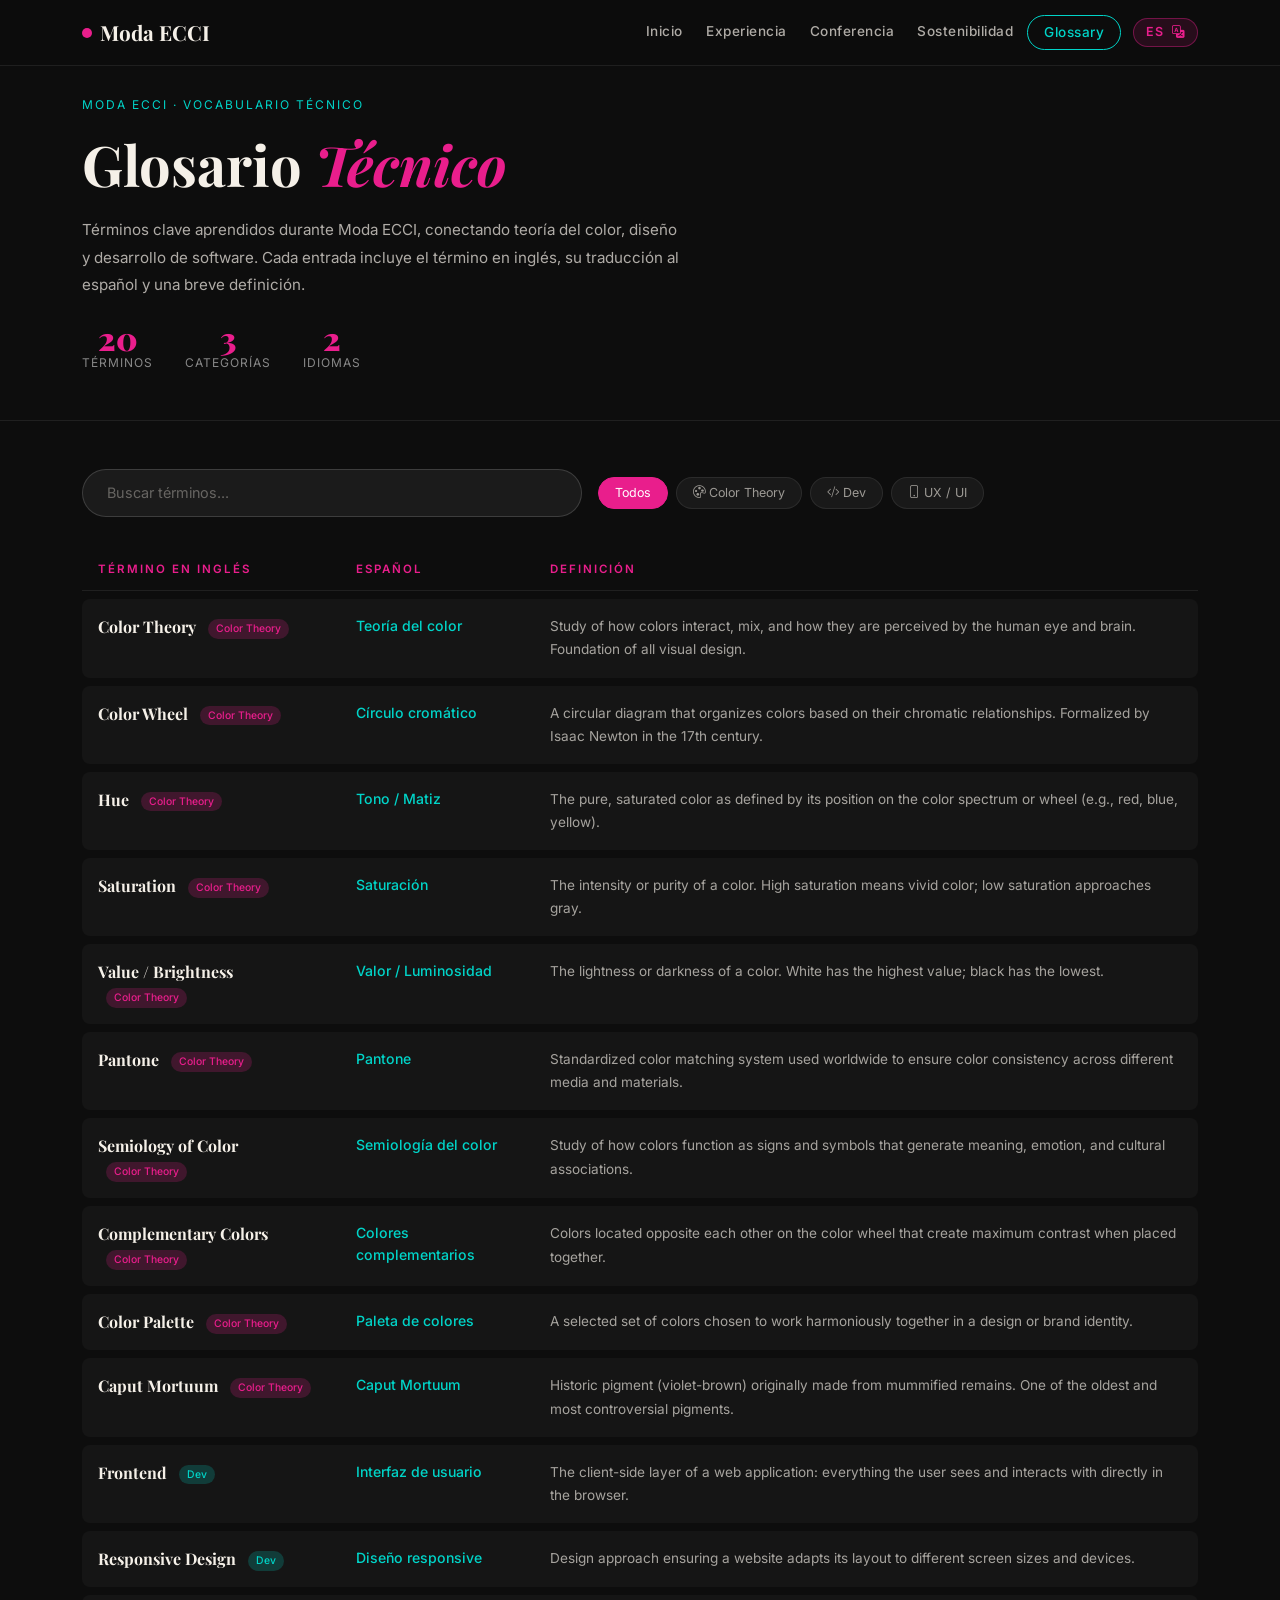
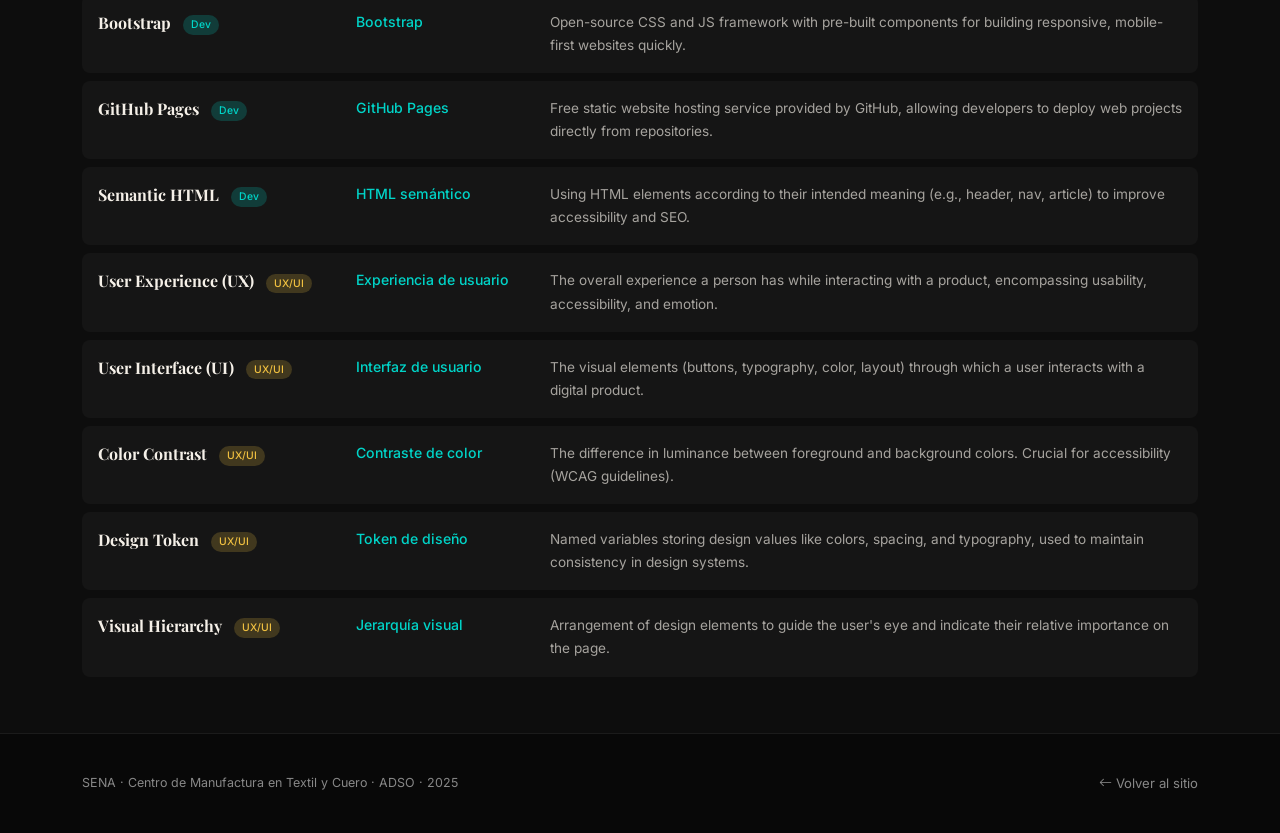
<file: pages/glossary.html>
<!DOCTYPE html>
<html lang="en">
<head>
  <meta charset="UTF-8" />
  <meta name="viewport" content="width=device-width, initial-scale=1.0" />
  <title>Technical Glossary – Moda ECCI</title>
  <link href="https://cdn.jsdelivr.net/npm/bootstrap@5.3.3/dist/css/bootstrap.min.css" rel="stylesheet" />
  <link href="https://fonts.googleapis.com/css2?family=Playfair+Display:ital,wght@0,400;0,700;0,900;1,400&family=Inter:wght@300;400;500;600&display=swap" rel="stylesheet" />
  <link rel="stylesheet" href="https://cdn.jsdelivr.net/npm/bootstrap-icons@1.11.3/font/bootstrap-icons.min.css" />
  <link rel="stylesheet" href="../css/styles.css" />
  <style>
    .glossary-hero {
      background: var(--bg-dark);
      padding: 6rem 0 3rem;
      border-bottom: 1px solid var(--border-dim);
    }
    .search-bar {
      background: rgba(255,255,255,0.06);
      border: 1px solid rgba(255,255,255,0.15);
      border-radius: 30px;
      color: var(--text-light);
      padding: 0.75rem 1.5rem;
      width: 100%;
      max-width: 500px;
      font-size: 0.9rem;
      transition: border-color 0.2s;
    }
    .search-bar:focus {
      outline: none;
      border-color: var(--accent-cyan);
      background: rgba(0,212,200,0.05);
    }
    .search-bar::placeholder { color: rgba(245,240,232,0.35); }
    .glossary-table {
      width: 100%;
      border-collapse: separate;
      border-spacing: 0 0.5rem;
    }
    .glossary-table thead th {
      font-size: 0.72rem;
      letter-spacing: 2px;
      text-transform: uppercase;
      color: var(--accent-magenta);
      padding: 0.75rem 1rem;
      font-weight: 600;
      border-bottom: 1px solid var(--border-dim);
    }
    .glossary-row {
      background: rgba(255,255,255,0.03);
      border-radius: 8px;
      transition: var(--transition);
    }
    .glossary-row:hover {
      background: rgba(233,30,140,0.07);
      transform: translateX(4px);
    }
    .glossary-row td {
      padding: 1rem 1rem;
      vertical-align: top;
      border: none;
    }
    .glossary-row td:first-child {
      border-radius: 8px 0 0 8px;
    }
    .glossary-row td:last-child {
      border-radius: 0 8px 8px 0;
    }
    .term-en {
      font-family: 'Playfair Display', serif;
      font-weight: 700;
      font-size: 1rem;
      color: var(--text-light);
    }
    .term-badge {
      display: inline-block;
      font-size: 0.65rem;
      padding: 2px 8px;
      border-radius: 10px;
      margin-left: 8px;
      vertical-align: middle;
      font-family: 'Inter', sans-serif;
      font-weight: 500;
    }
    .badge-color { background: rgba(233,30,140,0.2); color: var(--accent-magenta); }
    .badge-dev   { background: rgba(0,212,200,0.2);  color: var(--accent-cyan); }
    .badge-ux    { background: rgba(240,192,64,0.2);  color: var(--accent-gold); }
    .term-es {
      font-size: 0.88rem;
      color: var(--accent-cyan);
      font-weight: 500;
    }
    .term-def {
      font-size: 0.85rem;
      color: rgba(245,240,232,0.65);
      line-height: 1.7;
    }
    .filter-btns { display: flex; gap: 0.5rem; flex-wrap: wrap; }
    .filter-btn {
      background: rgba(255,255,255,0.05);
      border: 1px solid var(--border-dim);
      color: rgba(245,240,232,0.6);
      padding: 0.35rem 1rem;
      border-radius: 20px;
      font-size: 0.78rem;
      cursor: pointer;
      transition: var(--transition);
    }
    .filter-btn.active, .filter-btn:hover {
      background: var(--accent-magenta);
      border-color: var(--accent-magenta);
      color: white;
    }
    .stats-strip {
      display: flex; gap: 2rem;
      margin-top: 1.5rem;
      flex-wrap: wrap;
    }
    .stat-item { text-align: center; }
    .stat-num {
      font-family: 'Playfair Display', serif;
      font-size: 2rem;
      font-weight: 900;
      color: var(--accent-magenta);
      line-height: 1;
    }
    .stat-label {
      font-size: 0.75rem;
      color: var(--text-muted);
      letter-spacing: 1px;
      text-transform: uppercase;
    }
    .no-results {
      text-align: center;
      padding: 3rem;
      color: var(--text-muted);
      font-style: italic;
      display: none;
    }
    @media (max-width: 768px) {
      .glossary-table thead { display: none; }
      .glossary-row { display: block; margin-bottom: 1rem; padding: 1rem; border-radius: 8px; }
      .glossary-row td { display: block; padding: 0.25rem 0; border-radius: 0 !important; }
    }
  </style>
</head>
<body>

  <nav class="navbar navbar-expand-lg navbar-dark fixed-top" id="mainNav">
    <div class="container">
      <a class="navbar-brand fw-bold" href="../index.html">
        <span class="brand-dot"></span> Moda ECCI
      </a>
      <button class="navbar-toggler" type="button" data-bs-toggle="collapse" data-bs-target="#navbarNav">
        <span class="navbar-toggler-icon"></span>
      </button>
      <div class="collapse navbar-collapse" id="navbarNav">
        <ul class="navbar-nav ms-auto gap-1">
          <li class="nav-item"><a class="nav-link" href="../index.html#inicio">Inicio</a></li>
          <li class="nav-item"><a class="nav-link" href="../index.html#experiencia">Experiencia</a></li>
          <li class="nav-item"><a class="nav-link" href="../index.html#conferencia">Conferencia</a></li>
          <li class="nav-item"><a class="nav-link" href="../index.html#sostenibilidad">Sostenibilidad</a></li>
          <li class="nav-item">
            <a class="nav-link btn-glosario px-3 active" href="glossary.html">Glossary</a>
          </li>
          <li class="nav-item d-flex align-items-center ms-2">
            <div class="lang-switch" id="langSwitch" onclick="toggleGlossaryLang()" title="Switch language">
              <span id="langLabel">EN</span>
              <i class="bi bi-translate ms-1"></i>
            </div>
          </li>
        </ul>
      </div>
    </div>
  </nav>


  <section class="glossary-hero">
    <div class="container">
      <p class="eyebrow-label">Moda ECCI · Technical Vocabulary</p>
      <h1 class="section-title" style="font-size:clamp(2rem,5vw,3.5rem)">
        Technical <em>Glossary</em>
      </h1>
      <p class="section-text" style="max-width:600px" id="glossaryIntro">
        Key terms learned during Moda ECCI, connecting color theory, design, and software development.
        Each entry includes the English term, its Spanish translation, and a brief definition.
      </p>
      <div class="stats-strip">
        <div class="stat-item"><div class="stat-num" id="totalTerms">20</div><div class="stat-label">Terms</div></div>
        <div class="stat-item"><div class="stat-num">3</div><div class="stat-label">Categories</div></div>
        <div class="stat-item"><div class="stat-num">2</div><div class="stat-label">Languages</div></div>
      </div>
    </div>
  </section>

  <section class="section-dark py-5">
    <div class="container">


      <div class="d-flex flex-column flex-md-row gap-3 align-items-start align-items-md-center mb-4 flex-wrap">
        <input type="text" class="search-bar" id="searchInput" placeholder="Search terms... / Buscar términos..." id="searchInput" oninput="filterGlossary()" />
        <div class="filter-btns">
          <button class="filter-btn active" onclick="filterByCategory('all', this)">All</button>
          <button class="filter-btn" onclick="filterByCategory('color', this)">
            <i class="bi bi-palette me-1"></i>Color Theory
          </button>
          <button class="filter-btn" onclick="filterByCategory('dev', this)">
            <i class="bi bi-code-slash me-1"></i>Dev
          </button>
          <button class="filter-btn" onclick="filterByCategory('ux', this)">
            <i class="bi bi-phone me-1"></i>UX / UI
          </button>
        </div>
      </div>


      <div class="table-responsive">
        <table class="glossary-table">
          <thead>
            <tr>
              <th>English Term</th>
              <th>Español</th>
              <th>Definition / Definición</th>
            </tr>
          </thead>
          <tbody id="glossaryBody">
            <!-- JS renders rows -->
          </tbody>
        </table>
        <p class="no-results" id="noResults">No terms match your search.</p>
      </div>

    </div>
  </section>


  <footer class="site-footer">
    <div class="container d-flex flex-column flex-md-row align-items-center justify-content-between gap-2">
      <p class="footer-sub mb-0">SENA · Centro de Manufactura en Textil y Cuero · ADSO · 2025</p>
      <a href="../index.html" class="footer-link"><i class="bi bi-arrow-left me-1"></i>Back to site</a>
    </div>
  </footer>

  <script src="https://cdn.jsdelivr.net/npm/bootstrap@5.3.3/dist/js/bootstrap.bundle.min.js"></script>
  <script>
    const glossaryData = [

      { en: "Color Theory",        es: "Teoría del color",        def: "Study of how colors interact, mix, and how they are perceived by the human eye and brain. Foundation of all visual design.", cat: "color" },
      { en: "Color Wheel",         es: "Círculo cromático",       def: "A circular diagram that organizes colors based on their chromatic relationships. Formalized by Isaac Newton in the 17th century.", cat: "color" },
      { en: "Hue",                 es: "Tono / Matiz",            def: "The pure, saturated color as defined by its position on the color spectrum or wheel (e.g., red, blue, yellow).", cat: "color" },
      { en: "Saturation",          es: "Saturación",              def: "The intensity or purity of a color. High saturation means vivid color; low saturation approaches gray.", cat: "color" },
      { en: "Value / Brightness",  es: "Valor / Luminosidad",     def: "The lightness or darkness of a color. White has the highest value; black has the lowest.", cat: "color" },
      { en: "Pantone",             es: "Pantone",                 def: "Standardized color matching system used worldwide to ensure color consistency across different media and materials.", cat: "color" },
      { en: "Semiology of Color",  es: "Semiología del color",    def: "Study of how colors function as signs and symbols that generate meaning, emotion, and cultural associations.", cat: "color" },
      { en: "Complementary Colors",es: "Colores complementarios", def: "Colors located opposite each other on the color wheel that create maximum contrast when placed together.", cat: "color" },
      { en: "Color Palette",       es: "Paleta de colores",       def: "A selected set of colors chosen to work harmoniously together in a design or brand identity.", cat: "color" },
      { en: "Caput Mortuum",       es: "Caput Mortuum",           def: "Historic pigment (violet-brown) originally made from mummified remains. One of the oldest and most controversial pigments.", cat: "color" },
      // ── Dev ──
      { en: "Frontend",            es: "Interfaz de usuario",     def: "The client-side layer of a web application: everything the user sees and interacts with directly in the browser.", cat: "dev" },
      { en: "Responsive Design",   es: "Diseño responsive",       def: "Design approach ensuring a website adapts its layout to different screen sizes and devices.", cat: "dev" },
      { en: "Bootstrap",           es: "Bootstrap",               def: "Open-source CSS and JS framework with pre-built components for building responsive, mobile-first websites quickly.", cat: "dev" },
      { en: "GitHub Pages",        es: "GitHub Pages",            def: "Free static website hosting service provided by GitHub, allowing developers to deploy web projects directly from repositories.", cat: "dev" },
      { en: "Semantic HTML",       es: "HTML semántico",          def: "Using HTML elements according to their intended meaning (e.g., header, nav, article) to improve accessibility and SEO.", cat: "dev" },
      // ── UX / UI ──
      { en: "User Experience (UX)",es: "Experiencia de usuario",  def: "The overall experience a person has while interacting with a product, encompassing usability, accessibility, and emotion.", cat: "ux" },
      { en: "User Interface (UI)", es: "Interfaz de usuario",     def: "The visual elements (buttons, typography, color, layout) through which a user interacts with a digital product.", cat: "ux" },
      { en: "Color Contrast",      es: "Contraste de color",      def: "The difference in luminance between foreground and background colors. Crucial for accessibility (WCAG guidelines).", cat: "ux" },
      { en: "Design Token",        es: "Token de diseño",         def: "Named variables storing design values like colors, spacing, and typography, used to maintain consistency in design systems.", cat: "ux" },
      { en: "Visual Hierarchy",    es: "Jerarquía visual",        def: "Arrangement of design elements to guide the user's eye and indicate their relative importance on the page.", cat: "ux" },
    ];

    let activeCategory = 'all';

    function renderGlossary(data) {
      const tbody = document.getElementById('glossaryBody');
      const noResults = document.getElementById('noResults');
      tbody.innerHTML = '';

      if (data.length === 0) {
        noResults.style.display = 'block';
        return;
      }
      noResults.style.display = 'none';

      const badgeMap = { color: 'badge-color', dev: 'badge-dev', ux: 'badge-ux' };
      const labelMap = { color: 'Color Theory', dev: 'Dev', ux: 'UX/UI' };

      data.forEach(item => {
        const row = document.createElement('tr');
        row.className = 'glossary-row';
        row.setAttribute('data-cat', item.cat);
        row.innerHTML = `
          <td>
            <div class="term-en">
              ${item.en}
              <span class="term-badge ${badgeMap[item.cat]}">${labelMap[item.cat]}</span>
            </div>
          </td>
          <td><div class="term-es">${item.es}</div></td>
          <td><div class="term-def">${item.def}</div></td>
        `;
        tbody.appendChild(row);
      });
    }

    function filterGlossary() {
      const query = document.getElementById('searchInput').value.toLowerCase();
      const filtered = glossaryData.filter(item => {
        const matchCat = activeCategory === 'all' || item.cat === activeCategory;
        const matchSearch = item.en.toLowerCase().includes(query) ||
                            item.es.toLowerCase().includes(query) ||
                            item.def.toLowerCase().includes(query);
        return matchCat && matchSearch;
      });
      renderGlossary(filtered);
    }

    function filterByCategory(cat, btn) {
      activeCategory = cat;
      document.querySelectorAll('.filter-btn').forEach(b => b.classList.remove('active'));
      btn.classList.add('active');
      filterGlossary();
    }

    document.addEventListener('DOMContentLoaded', () => {
      renderGlossary(glossaryData);
      document.getElementById('totalTerms').textContent = glossaryData.length;

      const nav = document.getElementById('mainNav');
      window.addEventListener('scroll', () => {
        nav.style.background = window.scrollY > 60
          ? 'rgba(13,13,13,0.97)'
          : 'rgba(13,13,13,0.85)';
      });

      const saved = localStorage.getItem('modaLang') || 'en';
      applyGlossaryLang(saved);
    });

    let glossaryLang = localStorage.getItem('modaLang') || 'en';

    const glossaryTexts = {
      es: {
        title: 'Glosario <em>Técnico</em>',
        eyebrow: 'Moda ECCI · Vocabulario Técnico',
        intro: 'Términos clave aprendidos durante Moda ECCI, conectando teoría del color, diseño y desarrollo de software. Cada entrada incluye el término en inglés, su traducción al español y una breve definición.',
        searchPlaceholder: 'Buscar términos...',
        allBtn: 'Todos',
        statsTerms: 'Términos',
        statsCats: 'Categorías',
        statsLangs: 'Idiomas',
        noResults: 'No se encontraron términos.',
        back: 'Volver al sitio',
        thEn: 'Término en Inglés',
        thEs: 'Español',
        thDef: 'Definición'
      },
      en: {
        title: 'Technical <em>Glossary</em>',
        eyebrow: 'Moda ECCI · Technical Vocabulary',
        intro: 'Key terms learned during Moda ECCI, connecting color theory, design, and software development. Each entry includes the English term, its Spanish translation, and a brief definition.',
        searchPlaceholder: 'Search terms...',
        allBtn: 'All',
        statsTerms: 'Terms',
        statsCats: 'Categories',
        statsLangs: 'Languages',
        noResults: 'No terms match your search.',
        back: 'Back to site',
        thEn: 'English Term',
        thEs: 'Spanish',
        thDef: 'Definition'
      }
    };

    function applyGlossaryLang(lang) {
      glossaryLang = lang;
      localStorage.setItem('modaLang', lang);
      const t = glossaryTexts[lang] || glossaryTexts.en;
      const lbl = document.getElementById('langLabel');
      if (lbl) lbl.textContent = lang.toUpperCase();

      const titleEl = document.querySelector('.section-title');
      if (titleEl) titleEl.innerHTML = t.title;

      const eyebrowEl = document.querySelector('.eyebrow-label');
      if (eyebrowEl) eyebrowEl.textContent = t.eyebrow;

      const introEl = document.getElementById('glossaryIntro');
      if (introEl) introEl.textContent = t.intro;

      const searchEl = document.getElementById('searchInput');
      if (searchEl) searchEl.placeholder = t.searchPlaceholder;

      const noResultsEl = document.getElementById('noResults');
      if (noResultsEl) noResultsEl.textContent = t.noResults;

      const allBtn = document.querySelector('.filter-btn[onclick*="all"]');
      if (allBtn) allBtn.textContent = t.allBtn;

      const backLink = document.querySelector('.footer-link');
      if (backLink) backLink.innerHTML = '<i class="bi bi-arrow-left me-1"></i>' + t.back;

      const ths = document.querySelectorAll('.glossary-table thead th');
      if (ths.length >= 3) {
        ths[0].textContent = t.thEn;
        ths[1].textContent = t.thEs;
        ths[2].textContent = t.thDef;
      }

      const statsEls = document.querySelectorAll('.stat-label');
      if (statsEls.length >= 3) {
        statsEls[0].textContent = t.statsTerms;
        statsEls[1].textContent = t.statsCats;
        statsEls[2].textContent = t.statsLangs;
      }

      filterGlossary();
    }

    function toggleGlossaryLang() {
      applyGlossaryLang(glossaryLang === 'es' ? 'en' : 'es');
    }
  </script>
</body>
</html>
</file>
<file: css/styles.css>
:root {
  --bg-dark: #0D0D0D;
  --bg-mid: #141414;
  --bg-light: #F5F0E8;
  --accent-magenta: #E91E8C;
  --accent-gold: #F0C040;
  --accent-cyan: #00D4C8;
  --text-light: #F5F0E8;
  --text-muted: #888;
  --text-dark: #1a1a1a;
  --border-dim: rgba(255,255,255,0.08);
  --radius: 12px;
  --transition: all 0.3s ease;
}

*, *::before, *::after { box-sizing: border-box; margin: 0; padding: 0; }

html { scroll-behavior: smooth; }

body {
  font-family: 'Inter', sans-serif;
  background: var(--bg-dark);
  color: var(--text-light);
  overflow-x: hidden;
}

#mainNav {
  background: rgba(13,13,13,0.85);
  backdrop-filter: blur(16px);
  border-bottom: 1px solid var(--border-dim);
  padding: 0.75rem 0;
  transition: var(--transition);
}
#mainNav .navbar-brand {
  font-family: 'Playfair Display', serif;
  font-size: 1.3rem;
  color: var(--text-light);
  display: flex;
  align-items: center;
  gap: 8px;
}
.brand-dot {
  width: 10px; height: 10px;
  border-radius: 50%;
  background: var(--accent-magenta);
  display: inline-block;
  animation: pulse 2s infinite;
}
@keyframes pulse {
  0%,100%{ box-shadow: 0 0 0 0 rgba(233,30,140,0.5); }
  50%{ box-shadow: 0 0 0 8px rgba(233,30,140,0); }
}
#mainNav .nav-link {
  color: rgba(245,240,232,0.7);
  font-size: 0.85rem;
  font-weight: 500;
  letter-spacing: 0.5px;
  transition: color 0.2s;
  padding: 0.4rem 0.6rem;
}
#mainNav .nav-link:hover { color: var(--accent-magenta); }
.btn-glosario {
  border: 1px solid var(--accent-cyan) !important;
  border-radius: 20px !important;
  color: var(--accent-cyan) !important;
}
.btn-glosario:hover {
  background: var(--accent-cyan) !important;
  color: var(--bg-dark) !important;
}

.hero-section {
  min-height: 100vh;
  background: var(--bg-dark);
  position: relative;
  overflow: hidden;
  padding-top: 80px;
}
.color-wheel-bg {
  position: absolute; inset: 0;
  width: 100%; height: 100%;
  opacity: 0.04;
  pointer-events: none;
}
.eyebrow-label {
  font-size: 0.75rem;
  letter-spacing: 2px;
  text-transform: uppercase;
  color: var(--accent-cyan);
  margin-bottom: 1rem;
}
.hero-title {
  font-family: 'Playfair Display', serif;
  font-size: clamp(3.5rem, 8vw, 7rem);
  font-weight: 900;
  line-height: 1;
  color: var(--text-light);
  margin-bottom: 0.3rem;
}
.hero-title em {
  font-style: italic;
  background: linear-gradient(90deg, var(--accent-magenta), var(--accent-gold));
  -webkit-background-clip: text;
  -webkit-text-fill-color: transparent;
  background-clip: text;
}
.hero-subtitle {
  font-family: 'Inter', sans-serif;
  font-size: clamp(1rem, 2.5vw, 1.4rem);
  font-weight: 300;
  color: rgba(245,240,232,0.6);
  margin-bottom: 1.5rem;
  line-height: 1.5;
}
.hero-quote {
  font-family: 'Playfair Display', serif;
  font-style: italic;
  font-size: 1.05rem;
  color: rgba(245,240,232,0.5);
  border-left: 3px solid var(--accent-magenta);
  padding-left: 1rem;
  line-height: 1.7;
}
.btn-primary-custom {
  background: var(--accent-magenta);
  border: none;
  color: white;
  padding: 0.75rem 1.8rem;
  border-radius: 30px;
  font-weight: 600;
  font-size: 0.9rem;
  transition: var(--transition);
}
.btn-primary-custom:hover {
  background: #c4156d;
  color: white;
  transform: translateY(-2px);
  box-shadow: 0 8px 20px rgba(233,30,140,0.3);
}
.btn-outline-custom {
  border: 1px solid rgba(245,240,232,0.3);
  color: var(--text-light);
  padding: 0.75rem 1.8rem;
  border-radius: 30px;
  font-size: 0.9rem;
  transition: var(--transition);
}
.btn-outline-custom:hover {
  border-color: var(--accent-cyan);
  color: var(--accent-cyan);
}
.wheel-container canvas {
  filter: drop-shadow(0 0 40px rgba(233,30,140,0.3));
}

.section-dark { background: var(--bg-dark); }
.section-light { background: #111; }
.section-accent { background: var(--accent-gold); }

.section-eyebrow {
  display: inline-block;
  font-size: 0.72rem;
  letter-spacing: 2.5px;
  text-transform: uppercase;
  color: var(--accent-magenta);
  margin-bottom: 0.75rem;
  font-weight: 600;
}
.section-title {
  font-family: 'Playfair Display', serif;
  font-size: clamp(1.8rem, 4vw, 2.8rem);
  font-weight: 700;
  margin-bottom: 1.2rem;
  color: var(--text-light);
  line-height: 1.2;
}
.section-title em {
  font-style: italic;
  color: var(--accent-magenta);
}
.section-text {
  color: rgba(245,240,232,0.7);
  font-size: 0.95rem;
  line-height: 1.8;
  margin-bottom: 1rem;
}

.info-card {
  background: rgba(255,255,255,0.04);
  border: 1px solid var(--border-dim);
  border-radius: var(--radius);
  padding: 1.5rem;
  height: 100%;
  transition: var(--transition);
}
.info-card:hover {
  border-color: var(--accent-magenta);
  background: rgba(233,30,140,0.06);
  transform: translateY(-3px);
}
.card-icon {
  font-size: 1.6rem;
  color: var(--accent-magenta);
  display: block;
  margin-bottom: 0.75rem;
}
.info-card h5 {
  font-family: 'Playfair Display', serif;
  font-size: 1rem;
  margin-bottom: 0.25rem;
  color: var(--text-light);
}
.info-card p {
  font-size: 0.8rem;
  color: var(--text-muted);
  margin: 0;
}

.custom-accordion .accordion-item {
  background: rgba(255,255,255,0.03);
  border: 1px solid var(--border-dim);
  border-radius: var(--radius) !important;
  margin-bottom: 0.75rem;
  overflow: hidden;
}
.custom-accordion .accordion-button {
  background: rgba(255,255,255,0.04);
  color: var(--text-light);
  font-weight: 600;
  font-size: 0.95rem;
  box-shadow: none;
}
.custom-accordion .accordion-button:not(.collapsed) {
  background: rgba(233,30,140,0.1);
  color: var(--accent-magenta);
  box-shadow: none;
}
.custom-accordion .accordion-button::after {
  filter: invert(1);
}
.custom-accordion .accordion-body {
  background: transparent;
  color: rgba(245,240,232,0.75);
  font-size: 0.92rem;
  line-height: 1.8;
  padding: 1.25rem 1.5rem;
}
.custom-accordion .accordion-body p { margin-bottom: 0.8rem; }
.custom-accordion .accordion-body p:last-child { margin-bottom: 0; }

/* ── LANG TOGGLE ── */
.lang-toggle { display: flex; gap: 0.5rem; }
.lang-btn {
  background: rgba(255,255,255,0.06);
  border: 1px solid var(--border-dim);
  color: rgba(245,240,232,0.6);
  padding: 0.4rem 1.2rem;
  border-radius: 20px;
  font-size: 0.82rem;
  cursor: pointer;
  transition: var(--transition);
}
.lang-btn.active, .lang-btn:hover {
  background: var(--accent-magenta);
  border-color: var(--accent-magenta);
  color: white;
}

/* ── COLOR HISTORY CARDS ── */
.color-history-card {
  background: rgba(255,255,255,0.03);
  border: 1px solid var(--border-dim);
  border-top: 3px solid var(--accent, #E91E8C);
  border-radius: var(--radius);
  padding: 1.5rem;
  height: 100%;
  transition: var(--transition);
}
.color-history-card:hover {
  background: rgba(255,255,255,0.06);
  transform: translateY(-4px);
}
.color-history-card h4 {
  font-family: 'Playfair Display', serif;
  font-size: 1rem;
  margin-bottom: 0.75rem;
  color: var(--text-light);
  display: flex; align-items: center;
}
.color-history-card p {
  font-size: 0.88rem;
  color: rgba(245,240,232,0.7);
  line-height: 1.75;
}

.feature-block {
  background: rgba(255,255,255,0.04);
  border-radius: var(--radius);
  padding: 1.5rem;
  height: 100%;
}
.feature-block h4 {
  font-family: 'Playfair Display', serif;
  font-size: 1.05rem;
  margin-bottom: 0.75rem;
  color: var(--text-light);
}
.feature-block p {
  font-size: 0.88rem;
  color: rgba(245,240,232,0.7);
  line-height: 1.75;
}
.accent-magenta { color: var(--accent-magenta); }
.accent-cyan { color: var(--accent-cyan); }

/* ── ADSO CARDS ── */
.adso-card {
  background: rgba(13,13,13,0.3);
  border: 1px solid rgba(13,13,13,0.2);
  border-radius: var(--radius);
  padding: 1.5rem;
  height: 100%;
  transition: var(--transition);
}
.adso-card:hover {
  transform: translateY(-4px);
  background: rgba(13,13,13,0.5);
  box-shadow: 0 10px 30px rgba(0,0,0,0.2);
}
.adso-num {
  font-family: 'Playfair Display', serif;
  font-size: 2.5rem;
  font-weight: 900;
  color: rgba(13,13,13,0.2);
  line-height: 1;
  margin-bottom: 0.5rem;
}
.adso-card h5 {
  font-size: 1rem;
  font-weight: 700;
  color: #1a1a1a;
  margin-bottom: 0.5rem;
}
.adso-card p {
  font-size: 0.85rem;
  color: #444;
  line-height: 1.7;
}
.custom-alert {
  background: rgba(0,212,200,0.1);
  border: 1px solid rgba(0,212,200,0.3);
  color: var(--accent-cyan);
  border-radius: var(--radius);
  font-size: 0.9rem;
}

.carousel-placeholder {
  height: 420px;
  display: flex;
  align-items: center;
  justify-content: center;
  position: relative;
  border-radius: var(--radius);
}
.placeholder-text {
  font-family: 'Playfair Display', serif;
  font-size: 1.5rem;
  font-style: italic;
  color: rgba(255,255,255,0.6);
}
.carousel-caption-custom {
  position: absolute;
  bottom: 2rem; left: 2rem;
  text-align: left;
}
.carousel-caption-custom h5 {
  font-family: 'Playfair Display', serif;
  font-size: 1.4rem;
  color: white;
  text-shadow: 0 2px 8px rgba(0,0,0,0.5);
}
.carousel-caption-custom p {
  color: rgba(255,255,255,0.8);
  font-size: 0.9rem;
  text-shadow: 0 2px 8px rgba(0,0,0,0.5);
}
.photo-thumb {
  border-radius: 8px;
  overflow: hidden;
  cursor: pointer;
  transition: var(--transition);
  aspect-ratio: 1;
}
.photo-thumb:hover { transform: scale(1.03); box-shadow: 0 8px 20px rgba(233,30,140,0.3); }
.thumb-placeholder {
  width: 100%; height: 100%;
  display: flex; align-items: center; justify-content: center;
  font-size: 0.85rem;
  color: rgba(255,255,255,0.5);
  min-height: 120px;
}
.modal-placeholder-inner {
  min-height: 200px;
  display: flex; align-items: center; justify-content: center;
  color: rgba(255,255,255,0.4);
  font-style: italic;
}

.sustain-item {
  display: flex;
  gap: 1rem;
  align-items: flex-start;
  padding: 1rem;
  background: rgba(255,255,255,0.04);
  border-radius: 8px;
  height: 100%;
}
.sustain-icon {
  font-size: 1.5rem;
  color: var(--accent-cyan);
  flex-shrink: 0;
  margin-top: 2px;
}
.sustain-item strong { color: var(--text-light); font-size: 0.9rem; display: block; margin-bottom: 0.25rem; }
.sustain-item p { font-size: 0.82rem; color: var(--text-muted); margin: 0; line-height: 1.6; }

.circular-economy-visual {
  position: relative;
  display: flex;
  align-items: center;
  justify-content: center;
  height: 320px;
}
.circular-label {
  position: absolute;
  text-align: center;
  font-family: 'Playfair Display', serif;
  font-size: 1.1rem;
  font-style: italic;
  color: var(--accent-cyan);
  line-height: 1.3;
  pointer-events: none;
}

/* ── CONCLUSION CARDS ── */
.conclusion-card {
  background: rgba(255,255,255,0.04);
  border: 1px solid var(--border-dim);
  border-radius: var(--radius);
  padding: 1.75rem;
  height: 100%;
  transition: var(--transition);
}
.conclusion-card:hover {
  border-color: var(--accent-magenta);
  background: rgba(233,30,140,0.06);
  transform: translateY(-4px);
}
.cc-icon {
  font-size: 2rem;
  color: var(--accent-magenta);
  display: block;
  margin-bottom: 1rem;
}
.conclusion-card h5 {
  font-family: 'Playfair Display', serif;
  margin-bottom: 0.75rem;
  color: var(--text-light);
}
.conclusion-card p {
  font-size: 0.87rem;
  color: rgba(245,240,232,0.7);
  line-height: 1.75;
  margin: 0;
}

/* ── FOOTER ── */
.site-footer {
  background: #080808;
  border-top: 1px solid var(--border-dim);
  padding: 2.5rem 0;
}
.footer-brand {
  font-family: 'Playfair Display', serif;
  font-size: 1rem;
  color: var(--text-light);
  margin-bottom: 0.25rem;
}
.footer-sub {
  font-size: 0.78rem;
  color: var(--text-muted);
  margin-bottom: 0.1rem;
}
.footer-link {
  font-size: 0.82rem;
  color: var(--text-muted);
  text-decoration: none;
  transition: color 0.2s;
}
.footer-link:hover { color: var(--accent-magenta); }

.fade-in {
  opacity: 0;
  transform: translateY(20px);
  transition: opacity 0.6s ease, transform 0.6s ease;
}
.fade-in.visible {
  opacity: 1;
  transform: translateY(0);
}



@media (max-width: 768px) {
  .hero-section { padding-top: 100px; min-height: auto; padding-bottom: 4rem; }
  .wheel-container { margin-top: 2rem; }
  .carousel-placeholder { height: 250px; }
}

/* ── Real photo gallery styles ── */
.carousel-real-img {
  width: 100%;
  height: 420px;
  object-fit: cover;
  object-position: center top;
}

.thumb-real-img {
  width: 100%;
  height: 140px;
  object-fit: cover;
  object-position: center top;
  border-radius: 8px;
  transition: transform 0.3s ease, filter 0.3s ease;
  display: block;
}

.photo-thumb {
  cursor: pointer;
  overflow: hidden;
  border-radius: 8px;
  border: 1px solid rgba(233,30,140,0.2);
  transition: border-color 0.3s;
}

.photo-thumb:hover .thumb-real-img {
  transform: scale(1.05);
  filter: brightness(1.1);
}

.photo-thumb:hover {
  border-color: rgba(233,30,140,0.7);
}

#modalImg {
  width: 100%;
  max-height: 75vh;
  object-fit: contain;
}

.lang-switch {
  display: flex;
  align-items: center;
  gap: 4px;
  background: rgba(233,30,140,0.12);
  border: 1px solid rgba(233,30,140,0.4);
  color: var(--accent-magenta);
  padding: 4px 12px;
  border-radius: 20px;
  font-size: 0.78rem;
  font-weight: 600;
  cursor: pointer;
  letter-spacing: 1px;
  transition: var(--transition);
  user-select: none;
}
.lang-switch:hover {
  background: var(--accent-magenta);
  color: white;
  border-color: var(--accent-magenta);
}
</file>
